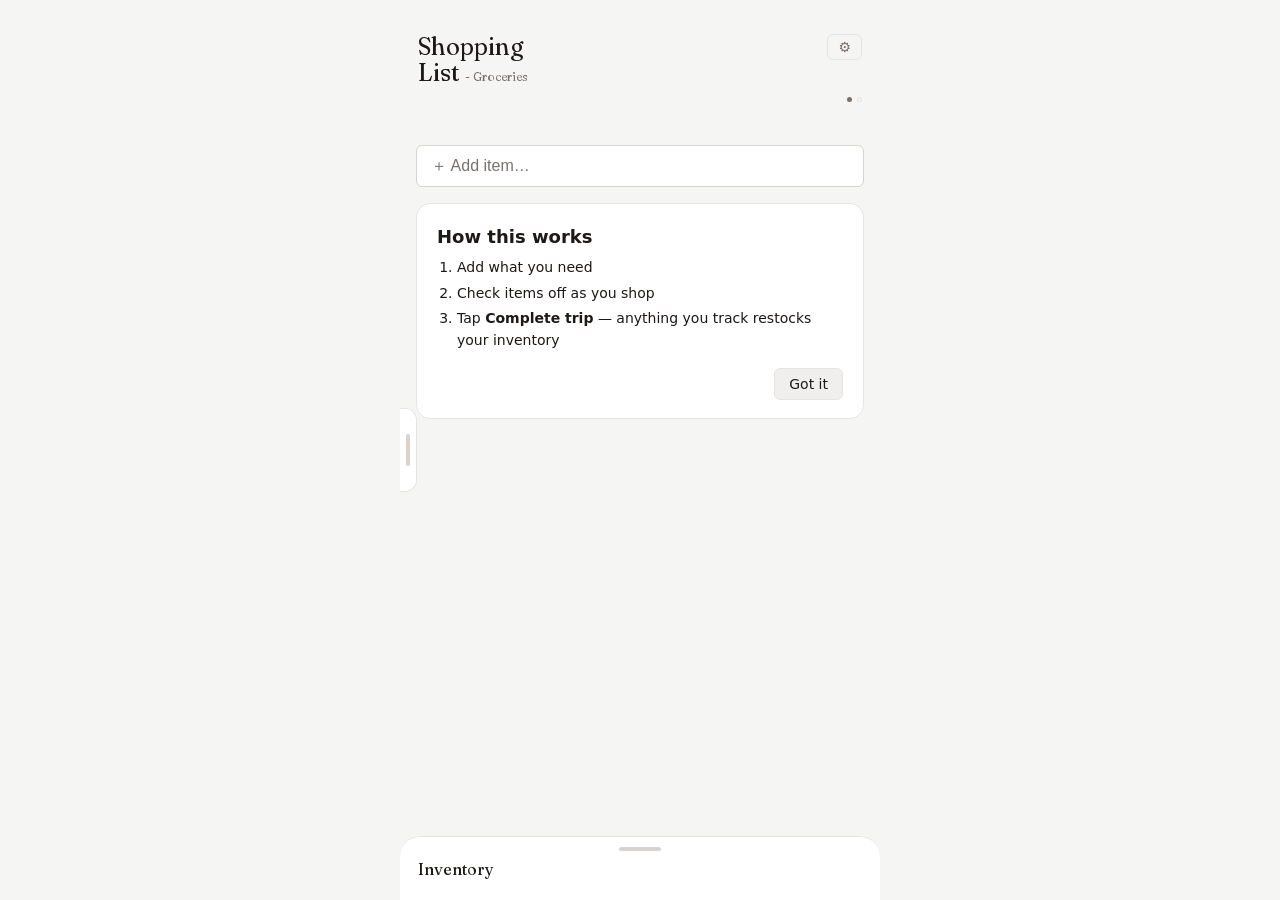
<file: index.html>
<!DOCTYPE html>
<html lang="en">
<head>
<meta charset="utf-8">
<meta name="viewport" content="width=device-width, initial-scale=1, viewport-fit=cover">
<meta name="theme-color" content="#C2410C">
<title>Grocery</title>
<!-- Before the stylesheet, and inline rather than a file: this has to run
     before first paint or every cold load flashes the light theme before
     settling on dark. A stored choice wins; otherwise follow the OS. -->
<script>(function(){try{var t=localStorage.getItem("theme");
var d=t?t==="dark":matchMedia("(prefers-color-scheme: dark)").matches;
if(d)document.documentElement.classList.add("dark")}catch(e){}})()</script>
<link rel="manifest" href="manifest.json">
<link rel="apple-touch-icon" href="icons/icon-180.png">
<link rel="icon" href="icons/favicon-32.png" sizes="32x32" type="image/png">
<link rel="icon" href="icons/favicon-16.png" sizes="16x16" type="image/png">
<link rel="stylesheet" href="assets/style.css">
</head>
<body>
<div id="banner" hidden><span id="banner-text"></span><button id="banner-dismiss" aria-label="Dismiss">✕</button></div>

<header class="appbar">
  <!-- The title stacks deliberately: "- Hannaford" then sits both beside
       "List" and beneath "Shopping", which is what the owner asked for, and
       stacking is what makes a long name like "BJ's Wholesale Club" fit
       without colliding with the Recipes button. On one line the row
       measures ~476px against 390px of phone. -->
  <h1 id="list-title">Shopping<span class="title-l2">List <em id="list-store"></em></span></h1>
  <span class="sub" id="list-sub"></span>
  <span id="list-dots" aria-hidden="true"></span>
  <!-- Stays a plain https URL here so desktop, iOS and a JS failure all work.
       On Android app.js rewrites this to an intent:// URL, because target=_blank
       alone still lands in an in-app Custom Tab — see the note there. -->
  <a id="recipes-link" href="https://recipe-holder-eight.vercel.app/recipes" target="_blank" rel="noopener">Recipes</a>
  <button id="settings-btn" aria-label="Settings">⚙</button>
</header>

<form id="add-form">
  <div class="autocomplete-wrapper">
    <input id="add-input" placeholder="＋ Add item…" autocomplete="off" aria-label="Add item">
    <div id="autocomplete-list" class="autocomplete-items" hidden></div>
  </div>
</form>

<main id="list"></main>

<button id="complete-trip" hidden>Complete trip</button>

<button id="meals-tab" aria-label="Meals" aria-expanded="false" aria-controls="meals-drawer">
  <span class="tab-grip"></span>
</button>
<aside id="meals-drawer" aria-hidden="true" inert>
  <div class="drawer-head">
    <h3>Meals</h3>
    <button id="meal-save" disabled>＋ Save list</button>
  </div>
  <!-- type=search for the UA's own clear affordance; the drawer is narrow and
       a separate clear button would crowd the field. Hidden by renderMeals
       until there is something to search. -->
  <div id="meal-search-row" hidden>
    <!-- Inline SVG, not ⌕ (U+2315): that glyph is missing from enough system
         fonts that it renders as a small off-baseline squiggle or a tofu box.
         currentColor keeps it on the same token as the placeholder. -->
    <svg class="search-icon" viewBox="0 0 16 16" aria-hidden="true" fill="none"
         stroke="currentColor" stroke-width="1.6" stroke-linecap="round">
      <circle cx="7" cy="7" r="4.5"></circle><path d="M10.4 10.4 14 14"></path>
    </svg>
    <input id="meal-search" type="search" placeholder="Search" aria-label="Search meals" autocomplete="off">
  </div>
  <div id="meals-list"></div>
</aside>
<div id="meals-scrim" hidden></div>

<section id="sheet">
  <div id="sheet-bar">
    <div class="grabber"></div>
    <div class="peek">
      <strong>Inventory</strong>
      <span id="peek-pills"></span>
      <button id="inv-add" hidden>＋ Add</button>
    </div>
  </div>
  <div id="sheet-content"><div id="inv-grid"></div></div>
</section>

<dialog id="item-dialog" tabindex="-1">
  <form id="item-form">
    <h3 id="item-dialog-title">Edit item</h3>
    <label>Name <input name="name" required></label>
    <!-- Not a <select>: Android's native popup mislays out its own radio dots
         (they jump inline next to the label) and the page cannot style them.
         This picker is ordinary markup, so the layout is ours. Rows are radios
         named "category", which keeps form.elements.category.value working.
         Built in openItemDialog from Store.categoryChoices, so categories that
         arrived via import are selectable and preserved. -->
    <div class="field">Category
      <button type="button" id="category-btn" class="picker-btn"
              aria-expanded="false" aria-controls="category-list">
        <span id="category-current"></span>
      </button>
      <div id="category-list" class="picker-list" hidden></div>
    </div>
    <div class="field">List
      <button type="button" id="list-btn" class="picker-btn"
              aria-expanded="false" aria-controls="list-picker">
        <span id="list-current"></span>
      </button>
      <div id="list-picker" class="picker-list" hidden></div>
    </div>
    <label>Unit (label only) <input name="unit" placeholder="e.g. cartons"></label>
    <label class="check-label"><input type="checkbox" name="tracked"> Track in inventory</label>
    <label>Stock <input type="number" name="stock" min="0" value="0"></label>
    <label>Low at <input type="number" name="lowAt" min="0" value="1"></label>
    <div id="price-history"></div>
    <menu>
      <button type="submit" value="save" class="btn-clay">Save</button>
      <button type="button" value="delete" class="btn-danger" id="item-delete">Delete</button>
      <button type="button" value="cancel" id="item-cancel">Cancel</button>
    </menu>
  </form>
</dialog>

<dialog id="trip-dialog" tabindex="-1">
  <!-- novalidate: the submit handler sanitizes prices itself (rounds to cents,
       skips junk). Native validation would instead block the whole trip. -->
  <form id="trip-form" novalidate>
    <h3>Complete trip</h3>
    <p class="dialog-note">Add what you paid, or leave blank to skip.</p>
    <label>Store <input name="store" list="store-names" placeholder="e.g. Trader Joe's" autocomplete="off"></label>
    <datalist id="store-names"></datalist>
    <div id="trip-prices"></div>
    <menu>
      <button type="submit" class="btn-clay">Finish trip</button>
      <button type="button" id="trip-cancel">Cancel</button>
    </menu>
  </form>
</dialog>

<dialog id="meal-dialog">
  <form id="meal-form">
    <h3 id="meal-dialog-title">Save list as meal</h3>
    <p class="dialog-note" id="meal-dialog-note"></p>
    <label>Name <input name="name" required placeholder="e.g. Tacos" autocomplete="off"></label>
    <menu>
      <button type="submit" class="btn-clay">Save</button>
      <button type="button" class="btn-danger" id="meal-delete">Delete</button>
      <button type="button" id="meal-cancel">Cancel</button>
    </menu>
  </form>
</dialog>

<dialog id="preflight-dialog" tabindex="-1">
  <form id="preflight-form">
    <h3 id="preflight-dialog-title">Add Meal</h3>
    <div id="preflight-items" class="preflight-list"></div>
    <menu>
      <button type="submit" class="btn-clay">Add to list</button>
      <button type="button" id="preflight-cancel">Cancel</button>
    </menu>
  </form>
</dialog>

<dialog id="settings-dialog" tabindex="-1">
  <div class="dialog-head">
    <h3>Settings</h3>
    <button id="settings-close" class="dialog-x" aria-label="Close">✕</button>
  </div>
  <menu>
    <div class="settings-field">
      <label for="display-name-input">Your name</label>
      <input type="text" id="display-name-input" placeholder="e.g. Alex" autocomplete="off">
      <span class="setting-desc">Shown to the rest of your household as &ldquo;by Alex&rdquo; beside items you add.</span>
    </div>
    <h4 class="settings-head">Appearance</h4>
    <!-- The input stays the control (label, keyboard, checked state); .switch is
         painted from its :checked state, so nothing here needs JS to look right. -->
    <label class="setting-card">
      <span class="setting-text">
        <span class="setting-title">Dark mode</span>
        <span class="setting-desc" id="theme-desc">Off — follows your system until you choose here.</span>
      </span>
      <input type="checkbox" id="theme-toggle" class="switch-input">
      <span class="switch" aria-hidden="true"></span>
    </label>
    <label class="setting-card">
      <span class="setting-text">
        <span class="setting-title">Recipes link</span>
        <span class="setting-desc">Puts a Recipes button in the header, opening Recipe Holder.</span>
      </span>
      <input type="checkbox" id="recipes-toggle" class="switch-input">
      <span class="switch" aria-hidden="true"></span>
    </label>
    <h4 class="settings-head">Lists</h4>
    <div id="lists-manage"></div>
    <p class="dialog-note">Deleting a list takes its items off the list. Stock and inventory are not affected.</p>
    <section id="sync-panel" hidden>
      <h4 class="sync-head">Sync</h4>
      <div id="sync-body"></div>
    </section>
    <button id="export-btn">Export JSON</button>
    <button id="export-pantry-btn">Export pantry</button>
    <p class="dialog-note">Export JSON backs up everything. Export pantry saves just what you have in stock — hand it to an AI to get a meal suggestion.</p>
    <label class="import-label">Add from file<input type="file" id="merge-file" accept="application/json,.json" hidden></label>
    <label class="import-label btn-danger">Restore from backup<input type="file" id="restore-file" accept="application/json,.json" hidden></label>
    <p class="dialog-note">Add merges a file in (nothing is deleted). Restore replaces everything.</p>
    <h4 class="settings-head">About</h4>
    <button type="button" id="notes-btn" class="setting-card">
      <span class="setting-text">
        <span class="setting-title">What’s new<span id="notes-dot" class="new-dot" hidden></span></span>
        <span class="setting-desc" id="notes-desc">See what changed in recent updates.</span>
      </span>
      <span class="setting-chevron" aria-hidden="true">›</span>
    </button>
    <a class="setting-card" href="privacy.html" target="_blank" rel="noopener">
      <span class="setting-text">
        <span class="setting-title">Privacy &amp; your data</span>
        <span class="setting-desc">What stays on this phone, what your household can see, and how to delete it all.</span>
      </span>
      <span class="setting-chevron" aria-hidden="true">›</span>
    </a>
    <p class="dialog-note" style="text-align:center; margin-top:12px; opacity:.5;" id="app-version">v—</p>
  </menu>
</dialog>

<!-- Replaces prompt() and confirm(). One dialog, reused, because the point is
     that every question this app asks looks like every other thing it shows
     you. The native sheets paint the origin across the top and the platform's
     blue OK/Cancel — and on an installed PWA the URL is the one thing the app
     has otherwise stopped showing you. -->
<dialog id="ask-dialog" tabindex="-1">
  <form id="ask-form">
    <h3 id="ask-title"></h3>
    <p class="dialog-note" id="ask-note" hidden></p>
    <label id="ask-field" hidden><span id="ask-label"></span>
      <input id="ask-input" autocomplete="off" enterkeyhint="done">
    </label>
    <menu>
      <button type="submit" class="btn-clay" id="ask-ok">OK</button>
      <button type="button" id="ask-cancel">Cancel</button>
    </menu>
  </form>
</dialog>

<dialog id="notes-dialog" tabindex="-1">
  <div class="dialog-head">
    <h3>What’s new</h3>
    <button id="notes-close" class="dialog-x" aria-label="Close">✕</button>
  </div>
  <div id="notes-body" class="notes-body"></div>
</dialog>

<script src="assets/version.js"></script>
<script src="assets/store.js"></script>
<script src="assets/patch-notes.js"></script>
<script src="assets/sync-config.js"></script>
<script src="assets/sync.js"></script>
<script src="assets/app.js"></script>
<!-- Theme toggle. Inline, next to the pre-paint script it shares a storage key
     with, rather than in app.js — the two are one thought. The checkbox reads
     the DOM class instead of keeping its own state, so they cannot disagree. -->
<script>
(function () {
  var root = document.documentElement;
  var box = document.getElementById('theme-toggle');
  var read = function () { try { return localStorage.getItem('theme'); } catch (e) { return null; } };

  /* Re-read the class every time the sheet opens rather than trusting the
     checkbox's own state, so a theme changed from anywhere else — the OS, a
     second tab — can never show up here as the wrong switch position. */
  var desc = document.getElementById('theme-desc');
  var sync = function () {
    box.checked = root.classList.contains('dark');
    /* Name the state, then say who is driving it. Until the toggle is touched
       there is no stored choice and the OS still wins, which is worth saying
       once rather than letting the switch look like it drifts on its own. */
    desc.textContent = (box.checked ? 'On' : 'Off') +
      (read() ? '' : ' — follows your system until you choose here.');
  };
  sync();
  document.getElementById('settings-btn').addEventListener('click', sync);

  box.addEventListener('change', function () {
    root.classList.toggle('dark', box.checked);
    try { localStorage.setItem('theme', box.checked ? 'dark' : 'light'); } catch (e) {}
    sync();
  });

  /* No stored choice means "follow the OS" — so keep following it, including
     while the app is open. Once the toggle is used, the choice is sticky. */
  matchMedia('(prefers-color-scheme: dark)').addEventListener('change', function (e) {
    if (read()) return;
    root.classList.toggle('dark', e.matches);
    sync();
  });
})();
</script>
</body>
</html>
</file>
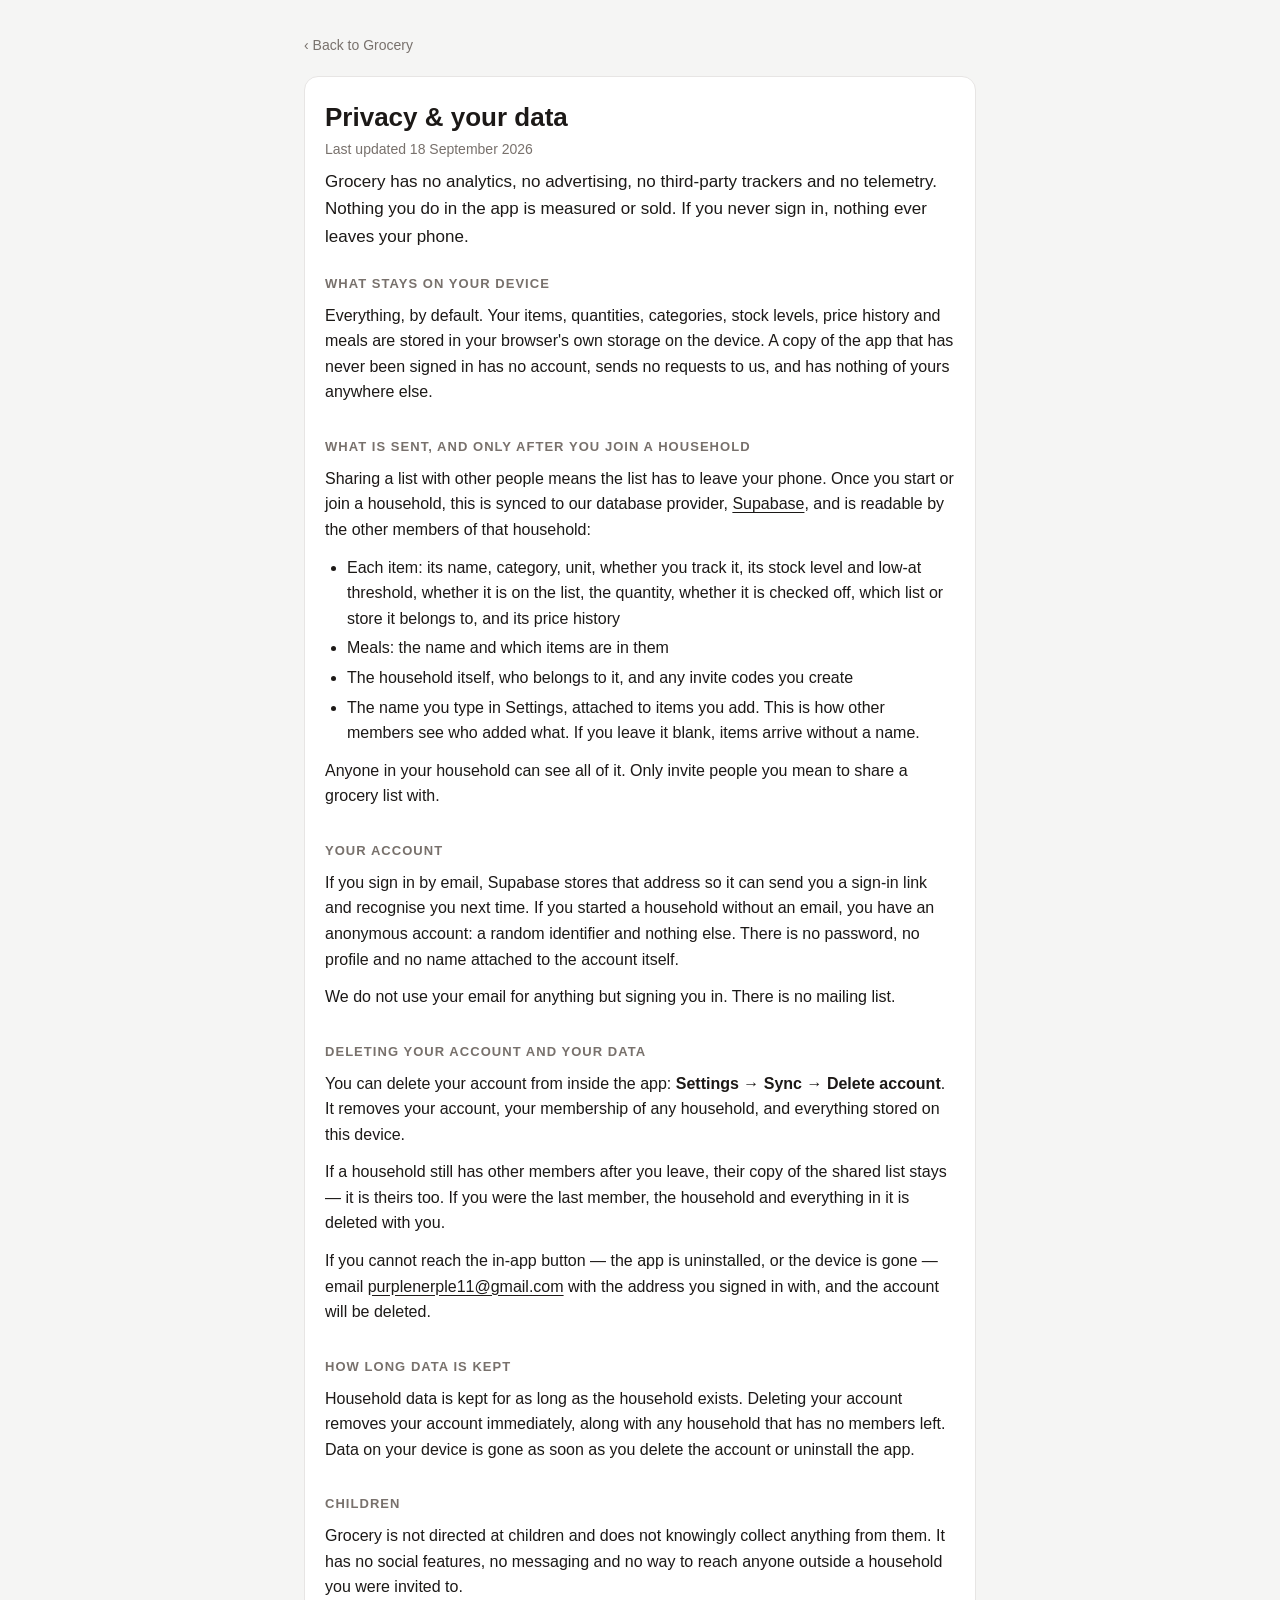
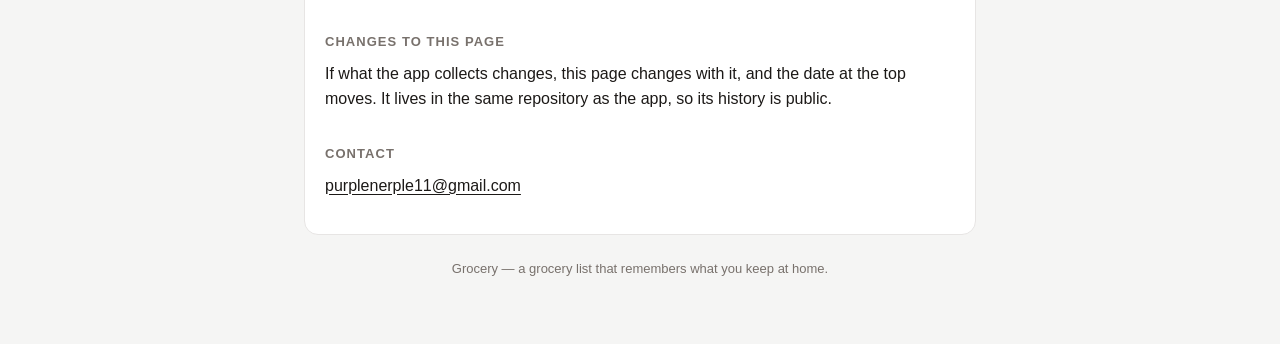
<file: privacy.html>
<!DOCTYPE html>
<html lang="en">
<head>
<meta charset="utf-8">
<meta name="viewport" content="width=device-width, initial-scale=1, viewport-fit=cover">
<meta name="theme-color" content="#C2410C">
<title>Privacy &amp; your data — Grocery</title>
<link rel="icon" href="icons/favicon-32.png" sizes="32x32">
<!-- A standalone page, deliberately not sharing assets/style.css: that file is
     600+ lines of app chrome (dialogs, sheets, swipe lanes) and none of it
     applies here. The tokens below are copied from its :root and .dark blocks
     so the page still reads as the same product.

     Dark follows prefers-color-scheme rather than the app's .dark class. The
     class is set by a setting stored in the app's IndexedDB, which this page
     has no reason to open just to pick a colour. -->
<style>
  :root {
    --canvas: #f5f5f4; --surface: #ffffff;
    --ink: #1c1917; --muted: #78716c; --hairline: #e7e5e4;
    --clay: #1c1917;
  }
  @media (prefers-color-scheme: dark) {
    :root {
      --canvas: #3d3d3d; --surface: #4a4a4a;
      --ink: #f8f8f8; --muted: #b4b4b4; --hairline: #5c5c5c;
      --clay: #d4d4d4;
    }
  }
  * { box-sizing: border-box; }
  body {
    margin: 0; padding: 32px 16px 64px;
    background: var(--canvas); color: var(--ink);
    font: 16px/1.6 -apple-system, BlinkMacSystemFont, 'Segoe UI', Roboto, sans-serif;
    -webkit-text-size-adjust: 100%;
  }
  main { max-width: 42rem; margin: 0 auto; }
  article {
    background: var(--surface); border: 1px solid var(--hairline);
    border-radius: 14px; padding: 24px 20px;
  }
  h1 { font-size: 26px; line-height: 1.25; margin: 0 0 4px; }
  h2 {
    font-size: 13px; font-weight: 600; color: var(--muted);
    text-transform: uppercase; letter-spacing: .08em;
    margin: 32px 0 8px;
  }
  h2:first-of-type { margin-top: 24px; }
  p, ul { margin: 0 0 12px; }
  ul { padding-left: 22px; }
  li { margin-bottom: 4px; }
  .updated { color: var(--muted); font-size: 14px; margin: 0 0 8px; }
  .lede { font-size: 17px; }
  a { color: var(--ink); text-underline-offset: 3px; }
  @media (prefers-color-scheme: dark) { a { color: var(--ink); } }
  .back {
    display: inline-block; margin-bottom: 20px;
    color: var(--muted); font-size: 14px; text-decoration: none;
  }
  .back:hover { text-decoration: underline; }
  footer { color: var(--muted); font-size: 13px; margin-top: 24px; text-align: center; }
</style>
</head>
<body>
<main>
  <a class="back" href="./">&lsaquo; Back to Grocery</a>
  <article>
    <h1>Privacy &amp; your data</h1>
    <p class="updated">Last updated 18 September 2026</p>

    <p class="lede">Grocery has no analytics, no advertising, no third-party
      trackers and no telemetry. Nothing you do in the app is measured or sold.
      If you never sign in, nothing ever leaves your phone.</p>

    <h2>What stays on your device</h2>
    <p>Everything, by default. Your items, quantities, categories, stock
      levels, price history and meals are stored in your browser's own storage
      on the device. A copy of the app that has never been signed in has no
      account, sends no requests to us, and has nothing of yours anywhere else.</p>

    <h2>What is sent, and only after you join a household</h2>
    <p>Sharing a list with other people means the list has to leave your phone.
      Once you start or join a household, this is synced to our database
      provider, <a href="https://supabase.com/privacy">Supabase</a>, and is
      readable by the other members of that household:</p>
    <ul>
      <li>Each item: its name, category, unit, whether you track it, its stock
        level and low-at threshold, whether it is on the list, the quantity,
        whether it is checked off, which list or store it belongs to, and its
        price history</li>
      <li>Meals: the name and which items are in them</li>
      <li>The household itself, who belongs to it, and any invite codes you
        create</li>
      <li>The name you type in Settings, attached to items you add. This is how
        other members see who added what. If you leave it blank, items arrive
        without a name.</li>
    </ul>
    <p>Anyone in your household can see all of it. Only invite people you mean
      to share a grocery list with.</p>

    <h2>Your account</h2>
    <p>If you sign in by email, Supabase stores that address so it can send you
      a sign-in link and recognise you next time. If you started a household
      without an email, you have an anonymous account: a random identifier and
      nothing else. There is no password, no profile and no name attached to
      the account itself.</p>
    <p>We do not use your email for anything but signing you in. There is no
      mailing list.</p>

    <h2 id="delete">Deleting your account and your data</h2>
    <p>You can delete your account from inside the app: <strong>Settings &rarr;
      Sync &rarr; Delete account</strong>. It removes your account, your
      membership of any household, and everything stored on this device.</p>
    <p>If a household still has other members after you leave, their copy of
      the shared list stays — it is theirs too. If you were the last member,
      the household and everything in it is deleted with you.</p>
    <p>If you cannot reach the in-app button — the app is uninstalled, or the
      device is gone — email
      <a href="mailto:purplenerple11@gmail.com?subject=Grocery%20account%20deletion%20request">purplenerple11@gmail.com</a>
      with the address you signed in with, and the account will be deleted.</p>

    <h2>How long data is kept</h2>
    <p>Household data is kept for as long as the household exists. Deleting
      your account removes your account immediately, along with any household
      that has no members left. Data on your device is gone as soon as you
      delete the account or uninstall the app.</p>

    <h2>Children</h2>
    <p>Grocery is not directed at children and does not knowingly collect
      anything from them. It has no social features, no messaging and no
      way to reach anyone outside a household you were invited to.</p>

    <h2>Changes to this page</h2>
    <p>If what the app collects changes, this page changes with it, and the
      date at the top moves. It lives in the same repository as the app, so its
      history is public.</p>

    <h2>Contact</h2>
    <p><a href="mailto:purplenerple11@gmail.com?subject=Grocery%20privacy">purplenerple11@gmail.com</a></p>
  </article>
  <footer>Grocery &mdash; a grocery list that remembers what you keep at home.</footer>
</main>
</body>
</html>
</file>
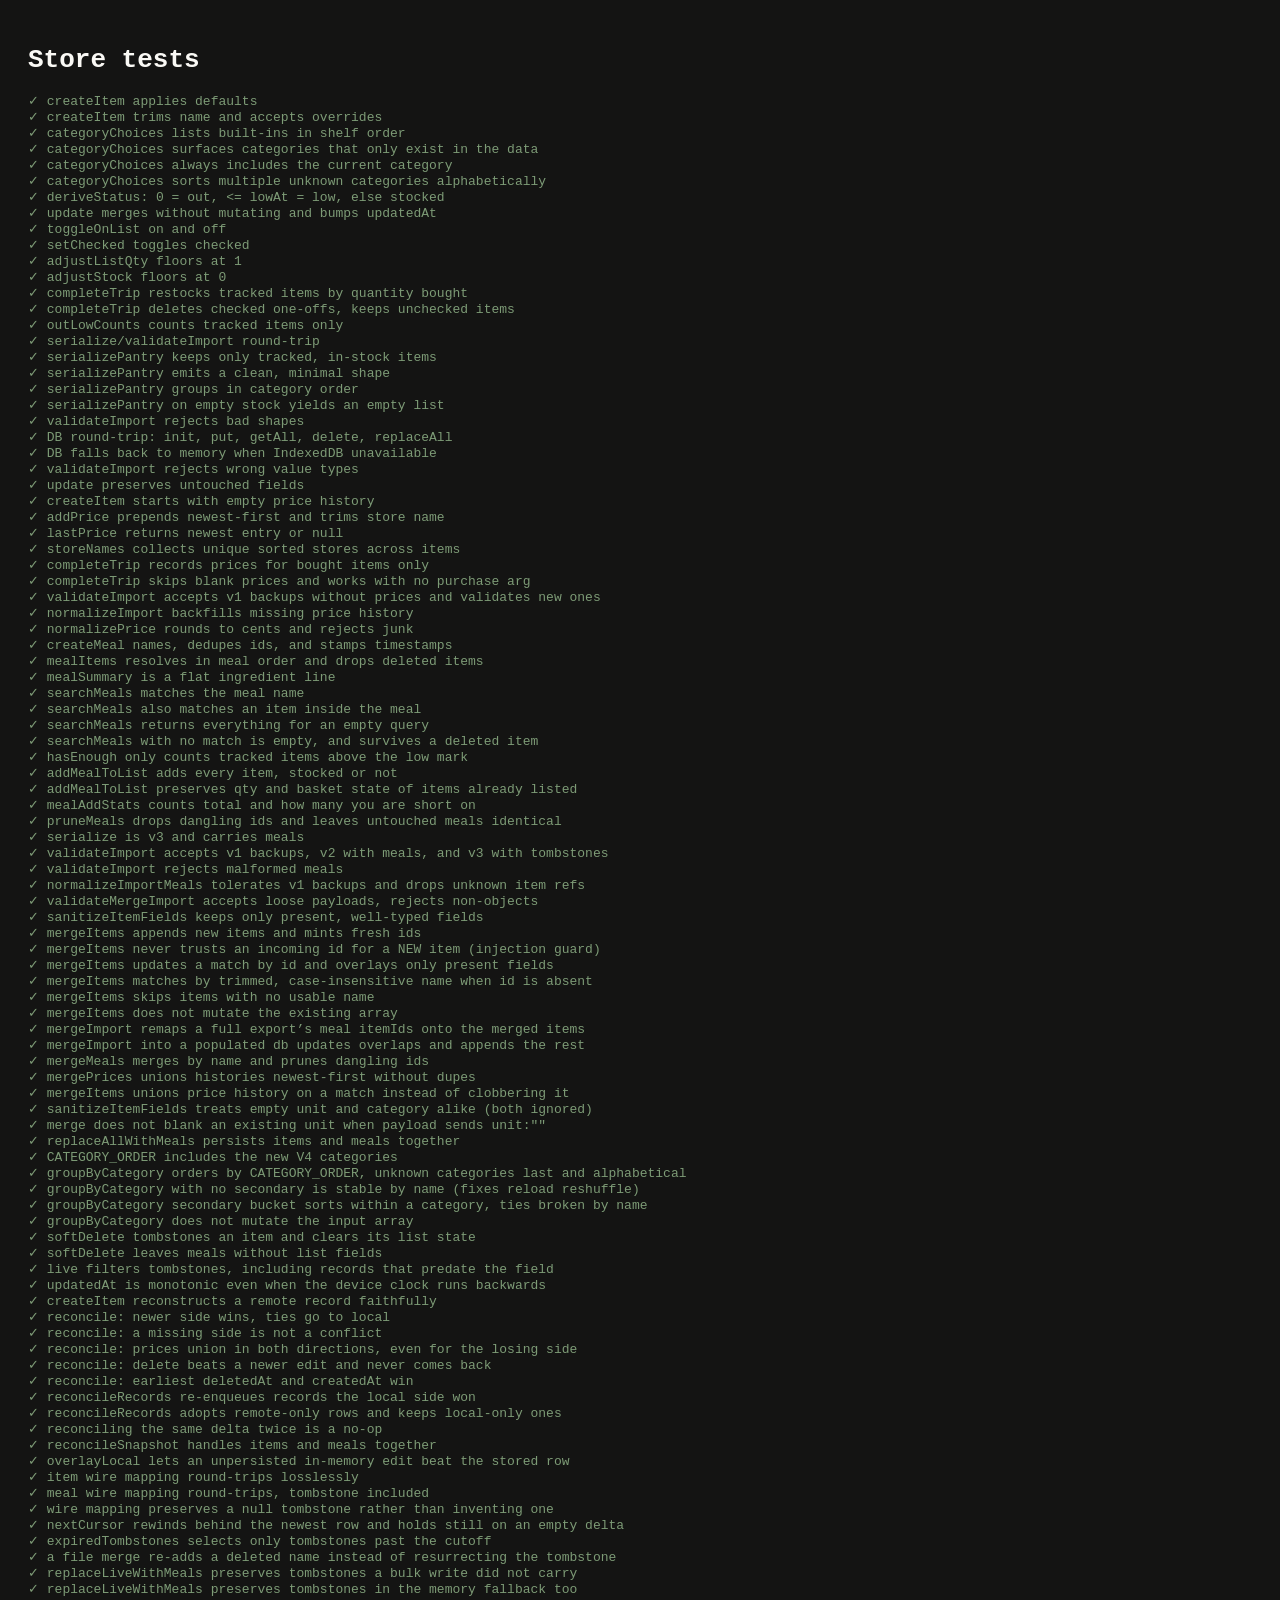
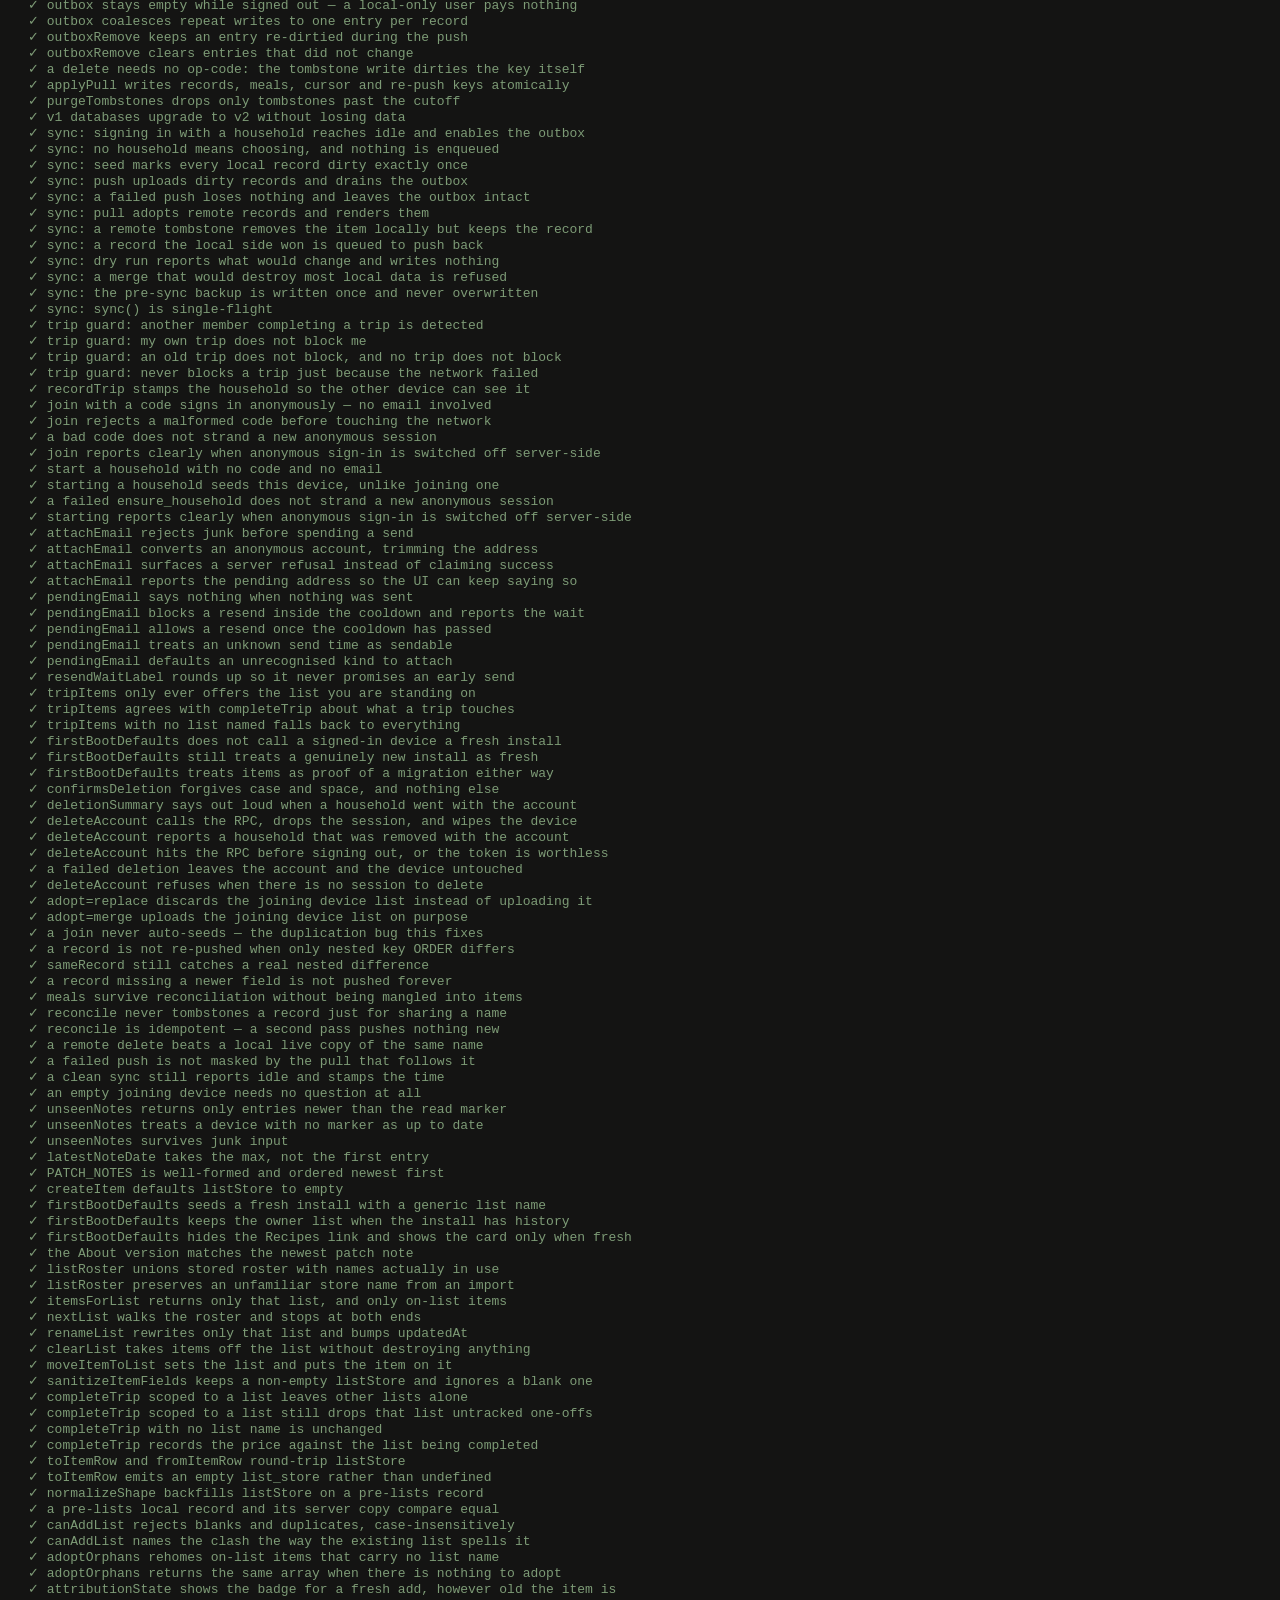
<file: tests/run-tests.html>
<!DOCTYPE html>
<html lang="en">
<head><meta charset="utf-8"><title>running…</title>
<style>body{font-family:monospace;background:#141413;color:#faf9f5;padding:20px}</style>
</head>
<body>
<h1>Store tests</h1>
<div id="results"></div>
<script src="harness.js"></script>
<script src="../assets/version.js"></script>
<script src="../assets/store.js"></script>
<script src="../assets/patch-notes.js"></script>
<script src="fake-supabase.js"></script>
<script src="../assets/sync.js"></script>
<script src="store.test.js"></script>
<script>runAll();</script>
</body>
</html>
</file>
<file: assets/style.css>
/* Fraunces is self-hosted rather than pulled from Google: the app has to render
   correctly offline, which means the font file must be precacheable by sw.js.
   Latin subset only — 67KB is already the largest asset here, and the italic
   file would double that for one 13px "added by" label, which the browser can
   synthesise acceptably. */
@font-face {
  font-family: 'Fraunces';
  src: url('fraunces-latin.woff2') format('woff2');
  font-weight: 400 700;
  font-style: normal;
  font-display: swap;
}

/* House style (STYLE_GUIDE.md) — light is the default set, .dark inverts the
   same ramp. Neutrals are stone: warm, so the page reads as paper. */
:root {
  /* Matched against Recipe Holder on-device, not against the guide's hex
     column: the page is stone, a shade off white, and the cards are white.
     The cream in §1 is the manifest's splash colour, not the page. */
  --canvas: #f5f5f4; --surface: #ffffff; --surface-2: #ffffff;
  --ink: #1c1917; --muted: #78716c; --hairline: #e7e5e4;
  /* On the page, a card is white against stone. Inside a white container —
     the sheet, the drawer, a dialog — that relationship has no room left, so
     the thing *inside* steps down instead of up. One rule, both directions:
     a container is white, what sits in it is --fill. */
  --fill: #f0efed;
  /* Hairlines and typeable borders are one step apart in the guide. At the
     hairline weight an input's edge disappears against a white fill, so
     anything you can type into takes the heavier line. */
  --field-line: #d6d3d1;
  /* --clay is the *primary fill* — Complete trip, Save, the checked circles —
     and Recipe Holder's primary is stone-900, not the brand orange. The orange
     survives where Recipe Holder puts it: the status bar and the manifest.
     "One accent, one primary": everything filled here is the same near-black. */
  --clay: #1c1917; --clay-deep: #44403c;
  --ribbon: #78716c;
  /* Stock state, not accent. Green / gold / red stay mutually distinguishable
     at 9px and readable as text (--out is also the destructive colour).
     --low is a dot only, never text, which is what lets it be this bright.
     --out drops its blue channel to sit at hue 4° rather than red-600's 0° —
     a pure-red hue this light reads pink against paper. */
  --ok: #4d7c0f; --low: #e8c44e; --out: #d92310;
  --serif: Fraunces, Georgia, "Source Serif Pro", Charter, serif;
  --sans: Inter, system-ui, -apple-system, Arial, sans-serif;
  /* Native controls (checkboxes) default to system blue — the one cool colour
     in an all-warm palette. Pointing at the variable rather than a literal
     keeps them inside the accent family in both themes. */
  accent-color: var(--clay);
}

/* Invert the whole ramp, never part of one: a half-inverted ramp is how you get
   bright outlines on near-black text. Every pairing above keeps its contrast. */
.dark {
  --canvas: #3d3d3d; --surface: #4a4a4a; --surface-2: #4f4f4f;
  --ink: #f8f8f8; --muted: #b4b4b4; --hairline: #5c5c5c;
  /* Dark already had the headroom light did not: a container is #4f4f4f and
     what sits in it steps down to #4a4a4a on its own. */
  --fill: #4a4a4a;
  --field-line: #6e6e6e;
  /* The per-utility escape the guide warns about, and the reason --clay is a
     variable rather than the same literal as --ink: both are stone-900 in
     light, but inverted wholesale the primary button becomes near-white and
     glares. Headings still want that contrast, so only the fill steps back. */
  --clay: #d4d4d4; --clay-deep: #bdbdbd;
  /* Dark's marker was never the problem — on this ground #d4d4d4 already
     reads as grey rather than as a filled button. */
  --ribbon: #d4d4d4;
  --ok: #8ec06d; --low: #e0b64a; --out: #ef6a5a;
}
* { box-sizing: border-box; margin: 0; padding: 0; }

/* The UA default ring renders amber on a warm canvas, which reads as the ochre
   "low stock" signal. Ink is neutral and unambiguous on either ground. */
:focus-visible { outline: 2px solid var(--ink); outline-offset: 2px; }
::selection { background: var(--clay); color: var(--canvas); }
html, body { height: 100%; }
body {
  font-family: var(--sans); background: var(--canvas); color: var(--ink);
  max-width: 480px; margin: 0 auto; display: flex; flex-direction: column;
}
h1, h3 { font-family: var(--serif); font-weight: 400; }
button { font-family: var(--sans); cursor: pointer; }

/* The header block is the swipe surface for changing lists, so it is a
   grid rather than a baseline row: the title stacks, the count sits under
   it, and the two buttons pin to the right across both rows. */
.appbar { padding: 34px 18px 30px; display: grid; gap: 0 10px;
          grid-template-columns: 1fr auto auto; align-items: start;
          position: relative; touch-action: pan-y; user-select: none;
          transition: background 140ms ease; }
.appbar.armed { background: var(--fill); }
.appbar h1 { font-size: 24px; line-height: 1.08; grid-column: 1; }
.appbar .title-l2 { display: block; }
/* inline-block because transforms do not apply to inline boxes, and this is
   what slides when you swipe between lists. */
.appbar h1 em { display: inline-block; font-style: normal; font-size: 12px; color: var(--muted); font-weight: 400; cursor: pointer; padding: 2px 4px; margin: -2px -4px; border-radius: 4px; position: relative; }
.appbar h1 em:active { background: var(--fill); }
/* Rename is a 12px word, which is a ~16px tap target — half the 44px minimum,
   and it sits on the same block as the list-changing swipe, so a near miss
   does something else entirely. Grow the target without moving the text: a
   positioned pseudo-element takes the extra hits and costs no layout. */
.appbar h1 em::after { content: ''; position: absolute; inset: -18px -14px; }
/* min-height keeps the line's space when it is empty. An empty list has no
   "N items · N checked", and without the reservation the header shrank by a
   line — so scrubbing across a mix of empty and full lists bounced the add
   bar up and down at every step. */
.appbar .sub { font-size: 12px; color: var(--muted); grid-column: 1; margin-top: 6px; min-height: 1.25em; line-height: 1.25; }
#list-dots { grid-column: 2 / -1; justify-self: end; align-self: center;
             display: flex; gap: 5px; margin-top: 6px; }
#list-dots i { width: 5px; height: 5px; border-radius: 50%; background: var(--hairline); }
#list-dots i.on { background: var(--muted); }
#recipes-link { grid-column: 2; grid-row: 1; border: 1px solid var(--hairline); color: var(--muted); border-radius: 6px; padding: 4px 10px; font-size: 14px; text-decoration: none; }
#settings-btn { grid-column: 3; grid-row: 1; background: none; border: 1px solid var(--hairline); color: var(--muted); border-radius: 6px; padding: 4px 10px; font-size: 14px; }

#add-form { padding: 8px 16px 4px; }
#add-input {
  width: 100%; background: var(--surface); border: 1px solid var(--field-line);
  border-radius: 6px; padding: 11px 14px; color: var(--ink); font-size: 16px; /* iOS zooms below 16px */
}
#add-input::placeholder { color: var(--muted); }

.autocomplete-wrapper { position: relative; }
.autocomplete-items {
  position: absolute; top: 100%; left: 0; right: 0; z-index: 99;
  background: var(--surface); border: 1px solid var(--hairline);
  border-radius: 12px; margin-top: 4px; box-shadow: 0 4px 12px rgba(0,0,0,0.15);
  max-height: 250px; overflow-y: auto;
}
.autocomplete-item {
  padding: 10px 14px; cursor: pointer; border-bottom: 1px solid var(--hairline);
  font-family: var(--serif); color: var(--ink); display: flex; align-items: center; justify-content: space-between;
}
.autocomplete-item:last-child { border-bottom: none; }
.autocomplete-stock { font-size: 11px; color: var(--muted); }

#list { flex: 1; padding: 4px 16px 140px; overflow-y: auto; }
/* What an empty lane looks like while you scrub past it. Without this, two
   empty lists in a row produce identical blank bodies and the swipe looks
   like it did nothing. Serif, because it is a name the user typed. */
.scrub-heading { text-align: center; padding: 48px 12px 0; }
.scrub-heading h2 {
  font-family: var(--serif); font-weight: 400; font-size: 34px; line-height: 1.15;
  color: var(--ink); overflow-wrap: anywhere;
}
.scrub-heading p { margin-top: 8px; font-size: 13px; color: var(--muted); }
/* The dots grow while a scrub is under way — the one bit of chrome that says
   "you are moving between lists" rather than "this is the list". */
#list-dots i { transition: width .15s ease, height .15s ease; }
.appbar.scrubbing #list-dots i { width: 8px; height: 8px; }
.cat { font-size: 11px; font-weight: 600; color: var(--muted); text-transform: uppercase; letter-spacing: .08em; margin: 14px 2px 6px; }
.row {
  display: flex; align-items: center; gap: 11px; background: var(--surface);
  border: 1px solid var(--hairline); border-radius: 12px; padding: 9px 13px; margin-bottom: 6px;
  font-family: var(--serif); font-size: 16px;
  user-select: none; -webkit-user-select: none; -webkit-touch-callout: none;
  touch-action: pan-y;  /* let browser handle vertical scroll; JS handles horizontal */
  position: relative;
}
/* Lifted: the row has physically detached from the list.
   Shadow, rotation, and position are all set inline by JS. */
.row.lifted { z-index: 50; pointer-events: auto; }
.check {
  width: 22px; height: 22px; border-radius: 50%; border: 1.5px solid var(--muted);
  background: none; flex: none; color: transparent; font-size: 13px; line-height: 1; padding: 0;
}
.row.done .check { background: var(--clay); border-color: var(--clay); color: var(--canvas); }
.row.done .name { text-decoration: line-through; color: var(--muted); }
.row .name { flex: 1; min-width: 0; overflow: hidden; text-overflow: ellipsis; white-space: nowrap; }
.added-by {
  font-family: var(--serif); font-style: italic; font-weight: 400; font-size: 13px;
  color: var(--muted); margin-left: 5px; opacity: 1; transition: opacity 1.5s ease;
  display: inline;
}
.added-by.faded { opacity: 0; }
.unit { font-family: var(--sans); font-size: 12px; color: var(--muted); flex: none; }
.track-btn { font-size: 11px; color: var(--muted); background: none; border: 1px solid var(--hairline); border-radius: 999px; padding: 2px 8px; flex: none; }
.stepper { flex: none; display: flex; align-items: center; gap: 6px; }
.step-btn { width: 26px; height: 26px; border-radius: 50%; border: 1px solid var(--hairline); background: none; color: var(--ink); font-size: 14px; padding: 0; }
.qty { font-size: 13px; min-width: 16px; text-align: center; }

/* Detached from the layout, so per the system's own rule it casts a shadow —
   without one it read as slicing through whatever row it floated over. */
#complete-trip {
  position: fixed; left: 50%; transform: translateX(-50%); bottom: 78px; z-index: 5;
  background: var(--clay); color: var(--canvas); border: none; font-weight: 600; font-size: 15px;
  padding: 12px 28px; border-radius: 0 0 6px 6px;
  box-shadow: 0 4px 14px rgba(0, 0, 0, .22);
}
#complete-trip:active { background: var(--clay-deep); }

#sheet {
  position: fixed; left: 50%; transform: translateX(-50%); bottom: 0; width: 100%; max-width: 480px;
  background: var(--surface-2); border-top: 1px solid var(--hairline);
  border-radius: 20px 20px 0 0; z-index: 10;
  height: 64px; transition: height .25s ease; overflow: hidden;
  display: flex; flex-direction: column;
}
#sheet.open { height: 86vh; }
#sheet-bar { padding: 10px 18px 14px; flex: none; cursor: pointer; -webkit-user-select: none; user-select: none; touch-action: none; }
.grabber { width: 42px; height: 4px; background: var(--field-line); border-radius: 2px; margin: 0 auto 8px; }
.peek { display: flex; align-items: center; gap: 8px; font-size: 13px; }
.peek strong { font-family: var(--serif); font-weight: 400; font-size: 16px; }
.pill { display: inline-flex; align-items: center; gap: 5px; background: var(--fill); border: 1px solid var(--hairline); border-radius: 999px; padding: 3px 10px; font-size: 12px; color: var(--muted); }
.dot { width: 9px; height: 9px; border-radius: 50%; flex: none; display: inline-block; }
.dot.ok { background: var(--ok); } .dot.low { background: var(--low); } .dot.out { background: var(--out); }
/* Syncing is a mode, not a stock status, so it takes the neutral hue rather
   than borrowing one of the three status colours. */
.dot.pending { background: var(--muted); }
.sync-head { font-size: 13px; color: var(--muted); text-transform: uppercase; letter-spacing: .08em; margin-bottom: 8px; }
#sync-panel { border-bottom: 1px solid var(--hairline); padding-bottom: 14px; margin-bottom: 14px; }
#sync-panel .pill { margin-bottom: 6px; }
/* Sits inside the dialog because a modal dialog's top layer beats any z-index
   the page banner could use. Sienna is the established "out"/problem hue. */
/* The email path is folded away: joining with a code is the common case, and
   the built-in mailer allows only 2 messages an hour, so email should not be
   the thing a new member reaches for first. */
#sync-email-more { margin-top: 10px; }
#sync-email-more summary { font-size: 13px; color: var(--muted); cursor: pointer; padding: 4px 0; }
#sync-email-more[open] summary { margin-bottom: 6px; }
#sync-code { font-family: var(--sans); letter-spacing: .14em; text-transform: uppercase; }
/* Sync panel buttons are not inside a `dialog menu`, so the flex:1 in that
   rule never reaches them and each one shrank to its own text — which is why
   "Join with code" rendered narrow and left-aligned in a full-width panel.
   Claim the width here. .btn-clay also needs re-rounding: its square top
   corners are shaped for a dialog footer, and mid-panel they read as a button
   that came unstuck from something. Same fix, same reason, as #new-list-create. */
/* A one-shot highlight for a field someone was just sent to from elsewhere in
   the sheet. The jump is smooth-scrolled, so without this the cursor lands in
   a field that looks like every other field and the trip reads as a no-op. */
@keyframes field-flash {
  from { border-color: var(--clay); }
  60%  { border-color: var(--clay); }
  to   { border-color: var(--field-line); }
}
.field-flash { animation: field-flash 1.4s ease-out; }
@media (prefers-reduced-motion: reduce) {
  .field-flash { animation: none; border-color: var(--clay); }
}

#sync-body button { width: 100%; }
#sync-body .btn-clay { border-radius: 6px !important; }
#sync-panel button[disabled] { opacity: .6; }
/* .dialog-note carries a -6px top margin to tuck under a heading, and that pull
   is meant to be swallowed by the row-gap of the `dialog menu` it normally sits
   in. #sync-body is not a menu, so there is no gap to swallow it and the note
   rides up INTO the button above — measured at a 6px overlap, with the note's
   first line clipped by the button's border.

   This was patched once as a one-off for #sync-diag. It is not a one-off: every
   note in this panel that follows a button has it, including #sync-invite-out
   and #sync-attach-out, which are hidden until used and so had the bug without
   ever showing it. One rule for all of them. */
#sync-body button + .dialog-note,
#sync-body button + .sync-error { margin-top: 8px; }
#sync-diag { margin: 10px 0 12px; font-variant-numeric: tabular-nums; }
.sync-error { font-size: 13px; color: var(--out); margin-top: 8px; }
.sync-error[hidden] { display: none; }
#inv-add { margin-left: auto; font-size: 12px; color: var(--ink); background: none; border: 1px solid var(--hairline); border-radius: 999px; padding: 3px 10px; }
#sheet-content { overflow-y: auto; padding: 0 16px 24px; }
/* This header is a control, not a label: tapping it collapses the category, and
   the scene for that is one hand on a phone while walking. At 11px with no
   padding the hit area was the height of the text — roughly 13px, well under
   any reachable target. min-height carries it to the 44px floor while the text
   itself stays a quiet uppercase marker rather than becoming a heading. */
.inv-cat {
  font-size: 13px; font-weight: 600; color: var(--muted); text-transform: uppercase;
  letter-spacing: .08em; margin: 10px 0 6px; padding: 0 2px; min-height: 44px;
  display: flex; align-items: center; gap: 8px; cursor: pointer;
  user-select: none; -webkit-user-select: none;
}
.inv-cat::after {
  content: '▾'; font-size: 12px; transition: transform .2s ease;
}
.inv-cat.collapsed::after { transform: rotate(-90deg); }
.inv-cat.collapsed + .tile-grid { display: none; }
.tile-grid { display: grid; grid-template-columns: repeat(4, minmax(0, 1fr)); gap: 6px; }
.tile {
  aspect-ratio: 1; min-width: 0; overflow: hidden; position: relative;
  background: var(--fill); border: 1px solid var(--hairline); border-radius: 12px;
  padding: 6px; display: flex; flex-direction: column; text-align: left; color: var(--ink);
  font-family: inherit;
  user-select: none; -webkit-user-select: none; -webkit-touch-callout: none;
}
.tile .name {
  font-family: var(--serif); font-size: 12.5px; line-height: 1.2;
  display: -webkit-box; -webkit-line-clamp: 2; -webkit-box-orient: vertical; overflow: hidden;
}
/* Only on-list tiles carry the ribbon, so only they give up room to it. 6px is
   the ceiling: at 8px a two-line name like "Sourdough loaf" starts losing its
   first word. Names stay top-aligned and the clamp keeps its ellipsis — the
   ribbon still slightly covers the first line, which is the accepted look. */
.tile.on-list .name { padding-right: 6px; }
.tile .bottom { margin-top: auto; display: flex; align-items: center; gap: 4px; }
.meta { display: inline-flex; align-items: center; gap: 4px; }
.count { font-weight: 600; font-size: 11px; color: var(--ink); background: none; border: none; padding: 0 2px; }
.stock-step { display: none; width: 20px; height: 20px; font-size: 12px; }
.tile.editing .stock-step { display: inline-flex; align-items: center; justify-content: center; }
/* Last price sits below the count in the hierarchy: muted, lighter weight. */
.tile .price { font-size: 10.5px; color: var(--muted); font-weight: 400; margin-left: auto; }
.tile.editing .price { display: none; }
/* Off the primary token deliberately. A corner marker on a dozen tiles at once
   is not the one primary action on the screen, and at --clay it was a grid of
   black flags shouting over the names. Stone-500 still carries a --canvas
   check at 4.9:1 — a step lighter and the tick starts to disappear. */
.ribbon {
  position: absolute; top: 0; right: 0; width: 28px; height: 28px;
  background: var(--ribbon); color: var(--canvas);
  clip-path: polygon(0 0, 100% 0, 100% 100%);
  display: flex; align-items: flex-start; justify-content: flex-end;
  padding: 2px 4px 0 0; font-size: 10px; font-weight: 700;
}

/* Long-press armed: the dialog opens on release, so the hold needs to show
   it registered. Clay = action state, consistent with #complete-trip. */
.row.pressing, .tile.pressing { border-color: var(--clay); }

/* A list row for something you already have plenty of. Dimmed rather than
   struck through — strikethrough already means "in my basket" (.row.done).
   De-emphasised per element rather than with a blanket opacity: a .5 alpha on
   the whole row dropped "have N" to 2.8:1, and that note is the thing that
   explains why the row is dimmed at all. */
.row.have .name { color: var(--muted); }
.row.have .check { opacity: .5; }
.row .have-note { font-family: var(--sans); font-size: 11px; color: var(--muted); }

/* ---- Meals drawer (V3) ----
   Anchored to the centred 480px column, not the viewport, so the tab hugs the
   list's left edge on desktop the way it does on a phone. */
/* The hit area stays 28×84 — V4 enlarged it from 17px precisely so a thumb
   could find it. Only the *painted* tab is 16px: below 480px the column is
   flush to the viewport edge, so a 28px painted tab sat on top of the list and
   clipped the category labels ("MEAT" rendered as "EAT"). 16px stops exactly
   at the list's 16px gutter. */
#meals-tab {
  position: fixed; top: 50%; left: max(0px, calc(50% - 240px)); transform: translateY(-50%);
  z-index: 6; width: 28px; height: 84px;
  background: none; border: none; padding: 0;
  display: flex; align-items: center; justify-content: flex-start;
}
#meals-tab::before {
  content: ''; position: absolute; top: 0; bottom: 0; left: 0; width: 16px;
  background: var(--surface-2); border: 1px solid var(--hairline); border-left: none;
  border-radius: 0 12px 12px 0;
}
#meals-tab .tab-grip {
  position: relative; margin-left: 6px;
  width: 4px; height: 32px; background: var(--field-line); border-radius: 2px;
}
#meals-tab[aria-expanded="true"] { opacity: 0; pointer-events: none; }

#meals-scrim { position: fixed; inset: 0; z-index: 14; background: rgba(0, 0, 0, .45); }
#meals-scrim[hidden] { display: none; }

/* translateX(-100%) only clears the screen when the column is flush to the
   viewport edge. Wider than 480px there's a gutter, and the "closed" drawer sat
   in it in plain sight. visibility keeps it gone until it's actually open, and
   is delayed by the slide duration so the close animation still plays. */
#meals-drawer {
  position: fixed; top: 0; bottom: 0; left: max(0px, calc(50% - 240px)); z-index: 15;
  width: min(78vw, 300px); background: var(--surface-2);
  border-right: 1px solid var(--hairline);
  transform: translateX(-100%); visibility: hidden;
  transition: transform .25s ease, visibility 0s linear .25s;
  display: flex; flex-direction: column;
}
#meals-drawer.open {
  transform: translateX(0); visibility: visible;
  transition: transform .25s ease, visibility 0s;
}
.drawer-head {
  display: flex; align-items: center; gap: 10px; flex: none;
  padding: 22px 14px 10px; border-bottom: 1px solid var(--hairline);
}
.drawer-head h3 { font-size: 20px; }
#meal-save {
  margin-left: auto; font-size: 12px; color: var(--ink); background: none;
  border: 1px solid var(--hairline); border-radius: 999px; padding: 3px 10px;
}
#meal-save:disabled { color: var(--muted); opacity: .5; cursor: default; }
/* Subtle by construction: no box, no fill, just a glyph and a hairline under
   the whole row. The drawer is 300px wide and the meals are the content — a
   bordered field here would outweigh the things it searches. */
#meal-search-row {
  flex: none; display: flex; align-items: center; gap: 8px;
  padding: 2px 14px; border-bottom: 1px solid var(--hairline);
}
#meal-search-row[hidden] { display: none; }
.search-icon { width: 16px; height: 16px; color: var(--muted); flex: none; }
#meal-search {
  flex: 1; min-width: 0; background: none; border: none; padding: 11px 0;
  color: var(--ink); font-family: var(--sans); font-size: 16px; /* iOS zooms below 16px */
}
#meal-search::placeholder { color: var(--muted); }
#meal-search:focus { outline: none; }
/* The ring belongs on the row, not the borderless input inside it. */
#meal-search-row:focus-within { border-bottom-color: var(--ink); }
/* WebKit's own clear button is a dark blob on dark ground; the glyph is
   inherited from the text colour instead. */
#meal-search::-webkit-search-cancel-button {
  -webkit-appearance: none; appearance: none;
  width: 16px; height: 16px; cursor: pointer;
  background: currentColor; opacity: .45;
  mask: url('data:image/svg+xml,<svg xmlns="http://www.w3.org/2000/svg" viewBox="0 0 16 16"><path d="M4 4l8 8M12 4l-8 8" stroke="black" stroke-width="2" fill="none"/></svg>') center / contain no-repeat;
}

#meals-list { overflow-y: auto; padding: 6px 10px 20px; }

.meal {
  display: block; width: 100%; text-align: left; background: var(--fill);
  border: 1px solid var(--hairline); border-radius: 12px;
  padding: 9px 12px; margin-top: 6px; color: var(--ink);
  user-select: none; -webkit-user-select: none; -webkit-touch-callout: none;
}
.meal.pressing { border-color: var(--clay); }
.meal .meal-name { display: block; font-family: var(--serif); font-size: 16px; }
/* One line, faded at the right rather than ellipsed. The mask always applies;
   short summaries simply have nothing in the faded zone to show. */
.meal .meal-items {
  display: block; font-family: var(--sans); font-size: 11.5px; color: var(--muted);
  margin-top: 2px; white-space: nowrap; overflow: hidden;
  -webkit-mask-image: linear-gradient(to right, #000 calc(100% - 28px), transparent);
  mask-image: linear-gradient(to right, #000 calc(100% - 28px), transparent);
}
.drawer-empty { color: var(--muted); font-size: 13px; padding: 14px 4px; line-height: 1.5; }

/* Empty states were an uppercase category label with inline styles — a label
   shape carrying sentence copy. Sans, not serif: this is the app talking, not
   an item the user named. */
.empty { text-align: center; color: var(--muted); font-size: 14px; line-height: 1.5; padding: 40px 20px; }
.empty .empty-hint { display: block; font-size: 12px; margin-top: 6px; }

/* ── First-run card ───────────────────────────────────────────────────────
   Shaped like .new-list-card on purpose: both are a card sitting in the list
   lane saying "there is nothing here, here is what to do about it", and two
   different shapes for that would read as two different apps. */
.first-run {
  background: var(--surface); border: 1px solid var(--hairline);
  border-radius: 14px; padding: 22px 20px 18px; margin: 8px 0;
}
.first-run h2 { font-size: 18px; margin: 0 0 10px; }
.first-run ol { margin: 0; padding-left: 20px; color: var(--ink); font-size: 14px; line-height: 1.55; }
.first-run li { margin-bottom: 4px; }
.first-run li strong { font-weight: 600; }
/* Right-aligned and quiet: this dismisses an explanation, it does not do
   anything to the list, so it must not compete with Complete trip. */
#first-run-dismiss {
  display: block; margin: 16px 0 0 auto; padding: 7px 14px;
  border: 1px solid var(--hairline); background: var(--fill); color: var(--ink);
  border-radius: 6px; font-size: 14px;
}

#banner {
  position: sticky; top: 0; z-index: 20;
  background: var(--surface-2); border-bottom: 1px solid var(--hairline); color: var(--ink);
  padding: 10px 14px; font-size: 13px; display: flex; gap: 10px; align-items: center;
}
#banner[hidden] { display: none; }
#banner button { margin-left: auto; background: none; border: none; color: var(--muted); font-size: 15px; }

dialog {
  background: var(--surface-2); color: var(--ink); border: 1px solid var(--hairline);
  border-radius: 12px; padding: 20px; width: min(90vw, 360px); margin: auto;
  /* Settings has grown past a small phone's viewport; without a cap the
     dialog overflows and the last controls become unreachable. */
  max-height: 85vh; overflow-y: auto;
}
dialog::backdrop { background: rgba(0, 0, 0, .55); }
dialog h3 { font-size: 20px; margin-bottom: 12px; }
/* Dismissal belongs at the top corner where a sheet's close always is, not at
   the bottom of a scrolling stack of actions where you have to travel past
   everything else to leave. */
.dialog-head { display: flex; align-items: center; margin-bottom: 12px; }
.dialog-head h3 { margin-bottom: 0; }
.dialog-x {
  margin: -10px -8px -10px auto; flex: none;
  width: 44px; height: 44px;              /* the glyph is 15px; the target is not */
  display: flex; align-items: center; justify-content: center;
  background: none; border: none; border-radius: 6px;
  color: var(--muted); font-size: 15px; line-height: 1; padding: 0;
}
dialog label, dialog .field { display: block; font-size: 12px; color: var(--muted); margin-bottom: 10px; }
/* An author `display` beats the UA's [hidden] rule no matter the specificity,
   so without this the shared ask() dialog painted an empty text box above the
   buttons every time it was used as a confirm. */
dialog label[hidden], dialog .field[hidden] { display: none; }
dialog .field { position: relative; z-index: 1; }
/* Every .field shares one z-index, so stacking fell to DOM order and the List
   field painted straight through the open Category popup — the dropdown looked
   transparent. Whichever field is open wins instead. */
dialog .field.picker-open { z-index: 30; }
dialog input:not([type="checkbox"]), dialog select {
  width: 100%; margin-top: 4px; background: var(--surface); border: 1px solid var(--field-line);
  border-radius: 6px; padding: 9px 10px; color: var(--ink);
  /* 16px is a functional minimum, not a taste call: iOS Safari zooms the whole
     page whenever a focused input is smaller, which jerks the dialog around
     mid-typing and cannot be undone without a manual pinch. */
  font-size: 16px;
}

/* Category picker — replaces a <select> so the selection dots are ours to
   position; Android's native popup drifts them inline next to the label.
   Matches the field styling above when closed, the preflight list when open. */
.picker-btn {
  width: 100%; margin-top: 4px; background: var(--surface); border: 1px solid var(--field-line);
  border-radius: 6px; padding: 8px 10px; color: var(--ink); font-size: 14px;
  display: flex; align-items: center; gap: 8px; text-align: left;
}
.picker-btn::after {
  content: '▾'; margin-left: auto; font-size: 10px; color: var(--muted);
  transition: transform .2s ease;
}
.picker-btn[aria-expanded="true"]::after { transform: rotate(180deg); }
/* Stays --fill, which is the house rule for something inside a container and
   the only value that works in both themes — in light, --surface is the same
   white as the dialog. What made this look transparent was never the fill: a
   sibling .field was painting through it (see .picker-open above). The
   shadow carries the separation instead. */
.picker-list {
  position: absolute; left: 0; right: 0; top: 100%; z-index: 10;
  max-height: 38vh; overflow-y: auto; margin-top: 2px;
  border: 1px solid var(--hairline); border-radius: 12px;
  background: var(--fill); padding: 4px 0;
  box-shadow: 0 10px 28px rgba(0,0,0,0.38);
}
.picker-list[hidden] { display: none; }
.picker-row {
  display: flex; align-items: center; gap: 11px; padding: 9px 12px;
  border-bottom: 1px solid var(--hairline); cursor: pointer;
}
.picker-row:last-child { border-bottom: none; }
.picker-row input[type="radio"] { position: absolute; opacity: 0; pointer-events: none; }
/* The dot is a flex sibling of the label, pinned by margin-left:auto — it can
   never track the text width the way the native popup's did. */
.picker-check {
  width: 20px; height: 20px; border-radius: 50%; border: 1.5px solid var(--muted);
  flex: none; margin-left: auto; position: relative;
  transition: border-color .15s ease;
}
.picker-check::after {
  content: ''; position: absolute; inset: 3.5px; border-radius: 50%;
  background: var(--clay); transform: scale(0); transition: transform .15s ease;
}
.picker-row input:checked ~ .picker-check { border-color: var(--clay); }
.picker-row input:checked ~ .picker-check::after { transform: scale(1); }
.picker-row input:focus-visible ~ .picker-check { outline: 2px solid var(--clay); outline-offset: 2px; }
.picker-name { font-family: var(--serif); font-size: 16px; color: var(--ink); }
.picker-new {
  width: 100%; background: none; border: none; border-top: 1px solid var(--hairline);
  color: var(--muted); font-family: var(--serif); font-size: 16px; text-align: left;
}
/* Settings sections, matching Recipe Holder: an uppercase marker over a card
   that holds the control, rather than a bare checkbox in a stack of buttons.
   Same shape as .sync-head, which already did this for Sync. */
.settings-head {
  font-size: 13px; font-weight: 600; color: var(--muted); text-transform: uppercase;
  letter-spacing: .08em; margin: 6px 0 2px;
}
/* Beats `dialog label { display: block; font-size: 12px; color: var(--muted) }` */
.setting-card {
  display: flex !important; align-items: center; gap: 12px;
  background: var(--fill); border: 1px solid var(--hairline); border-radius: 12px;
  padding: 12px 14px; cursor: pointer;
  user-select: none; -webkit-user-select: none;
}
.setting-text { flex: 1; min-width: 0; }
.setting-title { display: block; font-size: 15px; color: var(--ink); }
.setting-desc { display: block; font-size: 12px; color: var(--muted); line-height: 1.4; margin-top: 2px; }
/* A row that opens something rather than toggling it. Left-aligned like the
   cards above; the chevron is what says "there is more behind this". */
button.setting-card { width: 100%; text-align: left; }
/* A card that leaves the app rather than opening a dialog. `dialog a` inherits
   the link colour and underline from the page, which on a card reads as a
   mistake — the chevron is already saying "this goes somewhere". */
a.setting-card { text-decoration: none; color: var(--ink); }
.setting-chevron { flex: none; color: var(--muted); font-size: 18px; line-height: 1; }

/* "Unread" marker. Deliberately --ink and not --clay: Clay-Is-Action reserves
   clay for checked / on-list / submit / armed, and this is a notice, not a
   state you put the app into. Neutral also survives the light/dark inversion
   without a second token. */
.new-dot {
  display: inline-block; width: 7px; height: 7px; border-radius: 50%;
  background: var(--ink); margin-left: 7px; vertical-align: 0.12em;
}
.new-dot[hidden] { display: none; }
/* On the gear itself, so an update is noticeable without opening Settings. */
#settings-btn { position: relative; }
#settings-btn.has-news::after {
  content: ''; position: absolute; top: 1px; right: 1px;
  width: 7px; height: 7px; border-radius: 50%; background: var(--ink);
}

/* What's new */
.notes-body { max-height: 60vh; overflow-y: auto; }
.note-release { padding-bottom: 14px; margin-bottom: 14px; border-bottom: 1px solid var(--hairline); }
.note-release:last-child { border-bottom: none; margin-bottom: 0; padding-bottom: 0; }
.note-head { display: flex; align-items: baseline; gap: 8px; margin-bottom: 7px; }
.note-date { font-family: var(--serif); font-size: 16px; color: var(--ink); }
.note-version { font-size: 11px; color: var(--muted); }
/* Marks entries newer than the last visit. Sits on the row, not the app: it is
   telling you where you got to, not asking you to do anything. */
.note-new {
  font-size: 10px; font-weight: 600; text-transform: uppercase; letter-spacing: .07em;
  color: var(--canvas); background: var(--ink); border-radius: 999px; padding: 2px 7px;
}
.note-list { list-style: none; margin: 0; padding: 0; }
.note-list li {
  position: relative; padding-left: 15px; margin-bottom: 5px;
  font-size: 14px; line-height: 1.45; color: var(--muted);
}
.note-list li::before {
  content: ''; position: absolute; left: 3px; top: 8px;
  width: 4px; height: 4px; border-radius: 50%; background: var(--muted);
}

/* Off-screen rather than display:none — a hidden input is not focusable, and
   the switch has no other keyboard affordance. */
.switch-input { position: absolute; opacity: 0; pointer-events: none; }
.switch {
  flex: none; position: relative; width: 46px; height: 28px; border-radius: 999px;
  background: var(--field-line); transition: background .18s ease;
}
.switch::after {
  content: ''; position: absolute; top: 3px; left: 3px; width: 22px; height: 22px;
  border-radius: 50%; background: var(--surface);
  box-shadow: 0 1px 3px rgba(0, 0, 0, .28);
  transition: transform .18s ease;
}
.switch-input:checked ~ .switch { background: var(--clay); }
.switch-input:checked ~ .switch::after { transform: translateX(18px); }
.switch-input:focus-visible ~ .switch { outline: 2px solid var(--ink); outline-offset: 2px; }

dialog menu { display: flex; flex-direction: column; gap: 8px; margin-top: 14px; padding: 0; list-style: none; }
.dialog-note { font-size: 12px; color: var(--muted); margin: -6px 0 12px; }

/* Trip dialog: one price row per bought item */
#trip-prices { max-height: 44vh; overflow-y: auto; }

/* Pre-flight meal dialog */
.preflight-list {
  max-height: 40vh; overflow-y: auto;
  border: 1px solid var(--hairline); border-radius: 12px;
  background: var(--fill); padding: 4px 0; margin-bottom: 12px;
}
.preflight-row {
  display: flex; align-items: center; gap: 11px; padding: 8px 12px;
  border-bottom: 1px solid var(--hairline);
  cursor: pointer;
}
.preflight-row:last-child { border-bottom: none; }
.preflight-row input[type="checkbox"] { display: none; }
.preflight-check {
  width: 22px; height: 22px; border-radius: 50%; border: 1.5px solid var(--muted);
  background: none; flex: none; color: transparent; font-size: 13px; line-height: 1;
  display: inline-flex; align-items: center; justify-content: center;
  transition: background .15s ease, border-color .15s ease, color .15s ease;
  user-select: none; -webkit-user-select: none;
}
.preflight-check.checked {
  background: var(--clay); border-color: var(--clay); color: var(--canvas);
}
.preflight-name { flex: 1; font-family: var(--serif); font-size: 16px; }
.preflight-stock { flex: none; font-size: 12px; color: var(--muted); background: var(--canvas); padding: 2px 6px; border-radius: 999px; }
.preflight-row.dimmed .preflight-name { color: var(--muted); }

/* Fly-to-list animation */
.fly-pending { opacity: 0; }
.fly-clone {
  position: fixed; z-index: 9999; pointer-events: none;
  display: flex; align-items: center; gap: 11px; padding: 8px 12px;
  background: var(--surface); border-radius: 12px;
  box-shadow: 0 4px 16px rgba(0,0,0,.12);
  font-family: var(--serif); font-size: 16px;
  white-space: nowrap; overflow: hidden;
  /* motion is driven by the Web Animations API in app.js, not a CSS transition */
  will-change: transform, opacity;
}

.trip-row { display: flex; align-items: center; gap: 10px; margin-bottom: 8px; }
.trip-row .trip-name { font-family: var(--serif); font-size: 15px; flex: 1; overflow: hidden; text-overflow: ellipsis; white-space: nowrap; }
.trip-row .trip-qty { font-size: 11px; color: var(--muted); flex: none; }
/* id-scoped so it beats the generic `dialog input { width: 100% }` rule */
#trip-prices .trip-row input { width: 84px; flex: none; margin-top: 0; }

/* Price history in the item dialog */
#price-history:not(:empty) { border-top: 1px solid var(--hairline); margin: 4px 0 10px; padding-top: 10px; }
.hist-label { font-size: 11px; font-weight: 600; color: var(--muted); text-transform: uppercase; letter-spacing: .08em; margin-bottom: 6px; }
.hist-row { display: flex; gap: 8px; font-size: 13px; color: var(--muted); margin-bottom: 4px; }
.hist-row .hist-price { color: var(--ink); font-weight: 600; }
.hist-row .hist-date { margin-left: auto; font-size: 11px; }
#item-form menu { flex-direction: row; }
dialog menu button, .import-label {
  padding: 9px 12px; border-radius: 6px; border: 1px solid var(--hairline);
  background: none; color: var(--ink); font-size: 14px; text-align: center; flex: 1;
}
.import-label { display: block; font-size: 14px !important; color: var(--ink) !important; margin: 0 !important; cursor: pointer; }
.btn-clay { background: var(--clay); border: none !important; color: var(--canvas) !important; font-weight: 600; border-radius: 0 0 6px 6px !important; }
.btn-danger { color: var(--out) !important; border-color: var(--out) !important; }
.check-label { display: flex; align-items: center; gap: 8px; font-size: 13px; color: var(--ink); }

/* The list-switch animation is driven by inline styles from app.js, so the
   opt-out is a flag the script reads rather than a transition override. */
@media (prefers-reduced-motion: reduce) {
  #list.switching { transition: opacity 90ms linear; }
}

.list-row { display: flex; align-items: center; gap: 8px; padding: 8px 10px;
            background: var(--fill); border-radius: 8px; margin-bottom: 6px; }
.list-row .list-name { font-weight: 600; }
.list-row .list-count { color: var(--muted); font-size: 12px; margin-left: auto; }
.list-row button { border: 1px solid var(--hairline); background: var(--surface);
                   color: var(--ink); border-radius: 6px; padding: 2px 8px; font-size: 13px; }
.list-row button[disabled] { opacity: .35; }


/* ── The "new list" card ──────────────────────────────────────────────────
   The lane past the last list. It is rendered into #list rather than shown
   as a dialog so the inhale animation carries it in like any other list —
   a modal would break the illusion that you swiped somewhere. */
.new-list-card {
  background: var(--surface); border: 1px solid var(--hairline);
  border-radius: 14px; padding: 28px 20px 20px; margin: 8px 0;
  text-align: center;
}
.new-list-plus { font-size: 34px; color: var(--muted); line-height: 1; }
.new-list-card h2 { font-size: 20px; margin: 10px 0 4px; }
.new-list-card p { font-size: 13px; color: var(--muted); margin: 0 0 16px; }
.new-list-card input {
  width: 100%; background: var(--fill); border: 1px solid var(--field-line);
  border-radius: 6px; padding: 11px 14px; color: var(--ink);
  font-size: 16px; /* iOS zooms below 16px */ text-align: center;
}
.new-list-card input::placeholder { color: var(--muted); }
.new-list-actions { display: flex; gap: 8px; margin-top: 14px; }
.new-list-actions button { flex: 1; border-radius: 6px; padding: 10px; font-size: 15px; }
#new-list-cancel { border: 1px solid var(--hairline); background: var(--fill); color: var(--ink); }
/* .btn-clay is shaped for a dialog footer (square top corners, !important
   radius). On a card it needs its own rounding, and the generic rule above
   would otherwise out-specify its background and make Create look disabled. */
#new-list-create { background: var(--clay); color: var(--canvas);
                   border: none; font-weight: 600; border-radius: 6px !important; }

/* The create lane's dot is hollow, so the row of dots reads as
   "three lists and somewhere to make a fourth". */
#list-dots i.add { background: none; box-shadow: inset 0 0 0 1px var(--hairline); }
#list-dots i.add.on { background: none; box-shadow: inset 0 0 0 1.5px var(--muted); }

/* A confirmation link that was sent and not opened.

   Sits at the very top of the sync panel and stays there across re-renders,
   reopens and reloads, because the failure it prevents is silent: you type an
   email, feel finished, close the dialog, and nothing has actually happened.
   Given a left rule and a filled ground rather than a colour, so it reads as
   an outstanding task in both themes without borrowing --out, which is the
   destructive colour everywhere else in this app. */
.pending-email {
  background: var(--fill); border: 1px solid var(--hairline);
  border-left: 3px solid var(--clay);
  border-radius: 8px; padding: 12px 14px; margin: 0 0 14px;
}
.pending-email h3 { margin: 0 0 4px; font-size: 15px; font-weight: 600; }
.pending-email p { margin: 0; font-size: 13px; line-height: 1.5; color: var(--ink); }
.pending-email strong { font-weight: 600; word-break: break-all; }
.pending-email-row {
  display: flex; flex-wrap: wrap; gap: 8px; align-items: center; margin-top: 10px;
}
/* Overrides the full-width rule #sync-body button carries, so Resend and
   "Use a different email" can share a line instead of stacking. */
/* flex: 0 0 auto, not just width: auto — an inherited `flex: 1` was splitting
   the row into equal halves and wrapping the longer label inside its button. */
#sync-body .pending-email-row button {
  flex: 0 0 auto; width: auto; margin: 0; padding: 6px 12px; font-size: 13px;
  border: 1px solid var(--field-line); background: var(--surface);
  color: var(--ink); border-radius: 6px;
}
#sync-body .pending-email-row button:disabled { opacity: .5; }
/* Below the buttons, not beside them. At the dialog's 360px cap a third item
   in that row squeezed "Use another address" down to 79px, where it wrapped
   inside its own button. */
.pending-email-wait { display: block; margin: 6px 0 0; font-size: 12px; color: var(--muted); }
</file>
